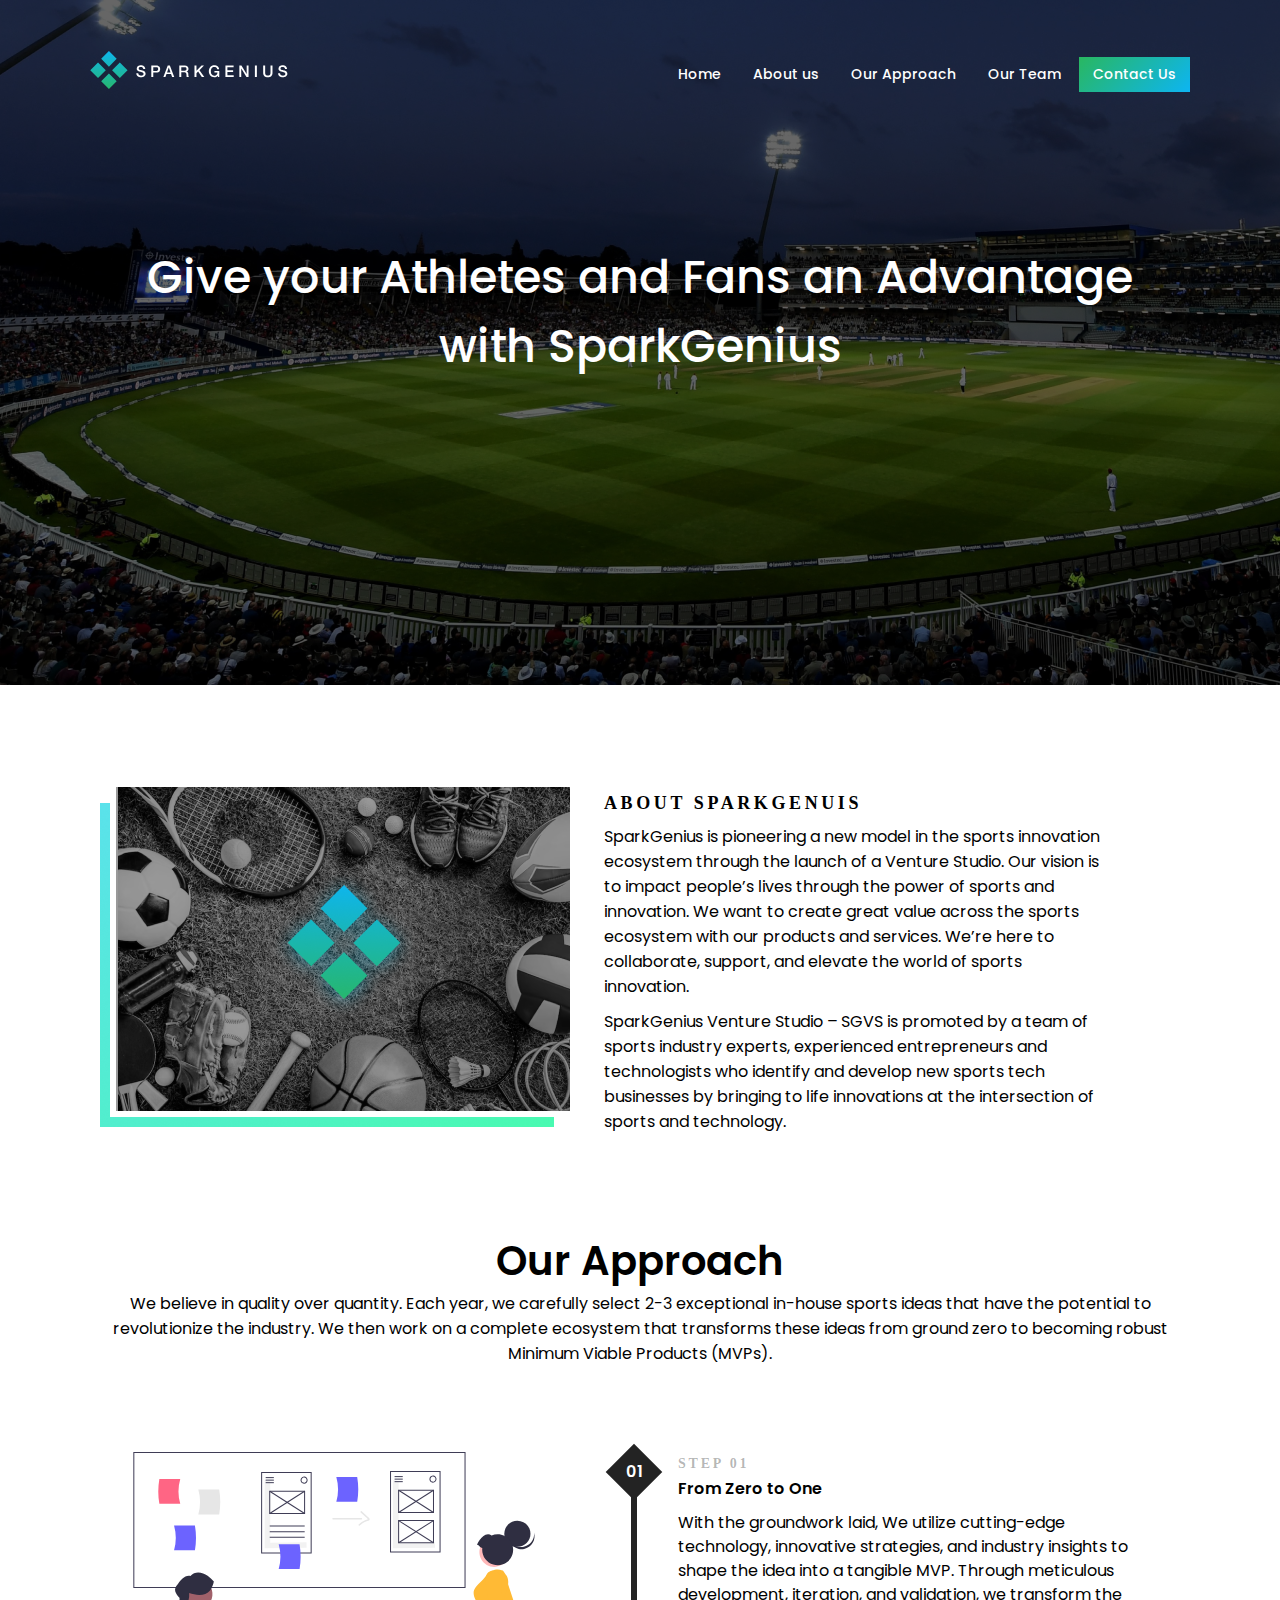
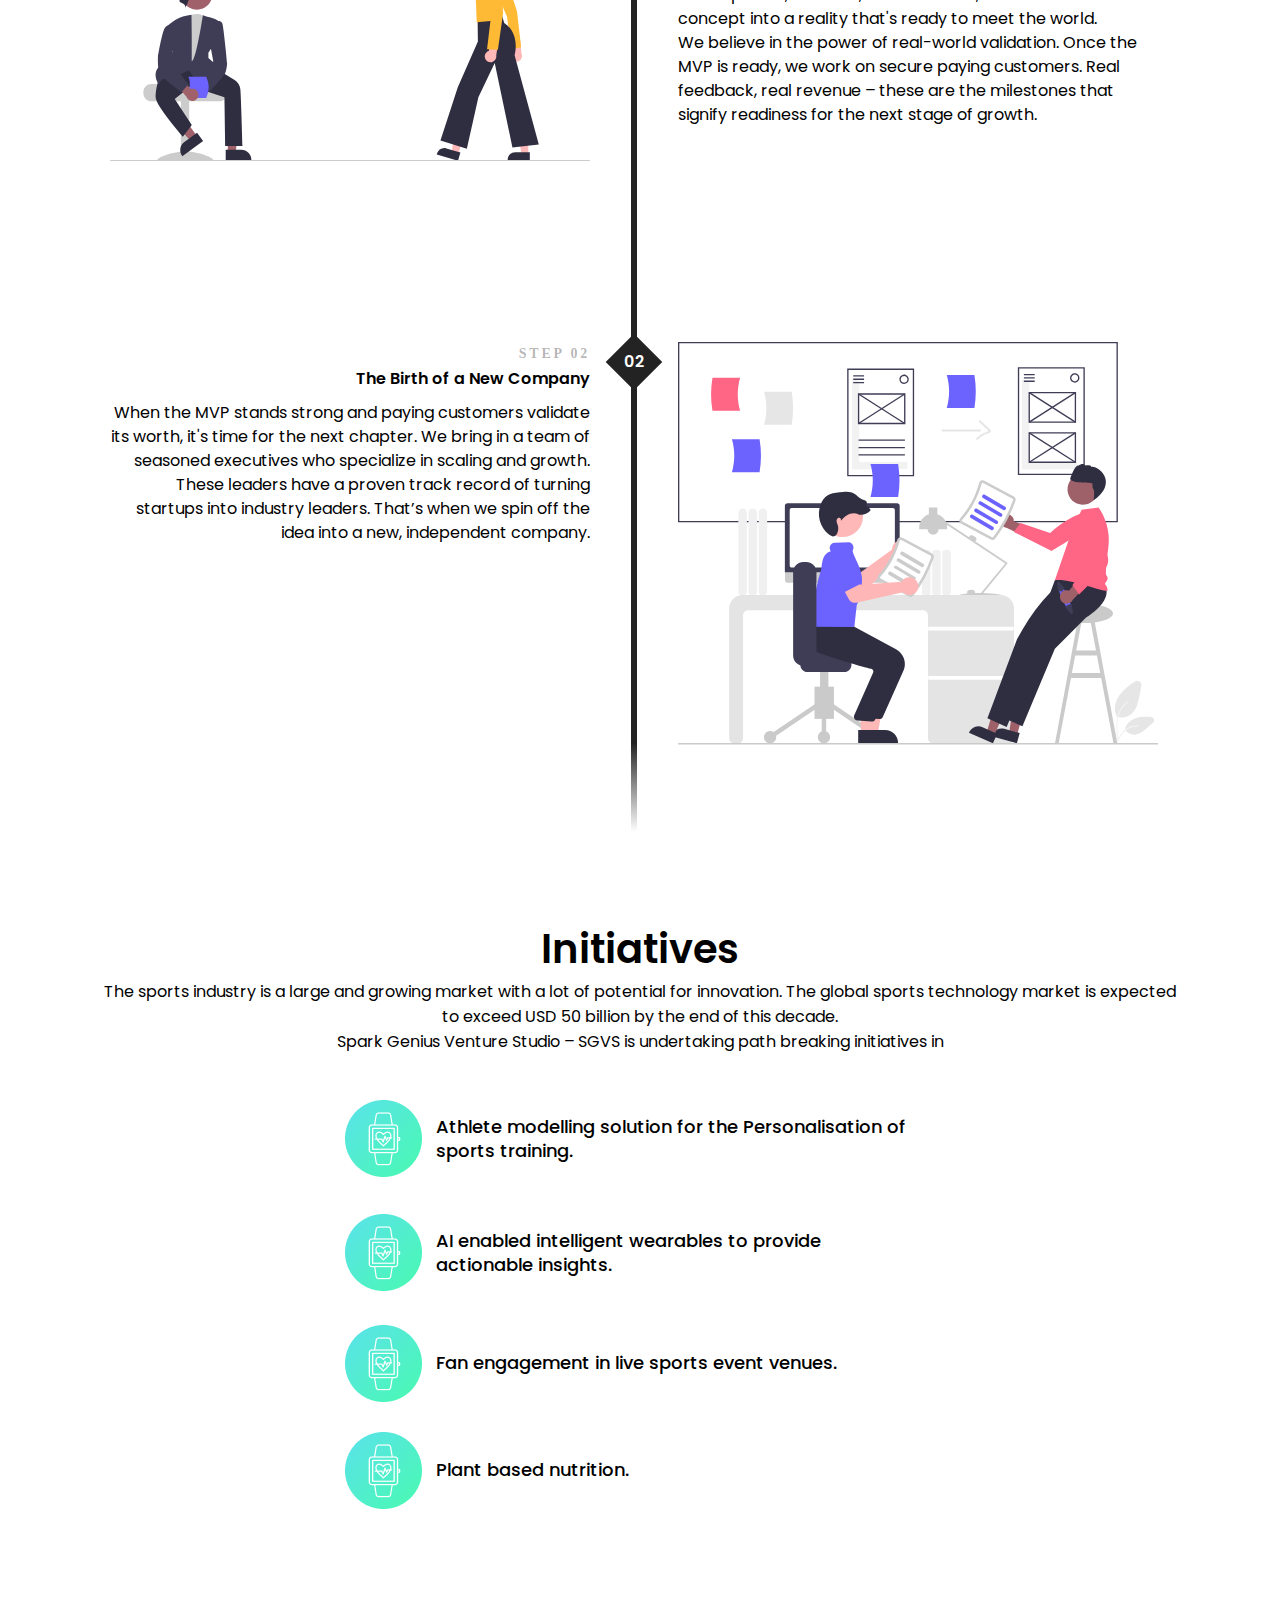
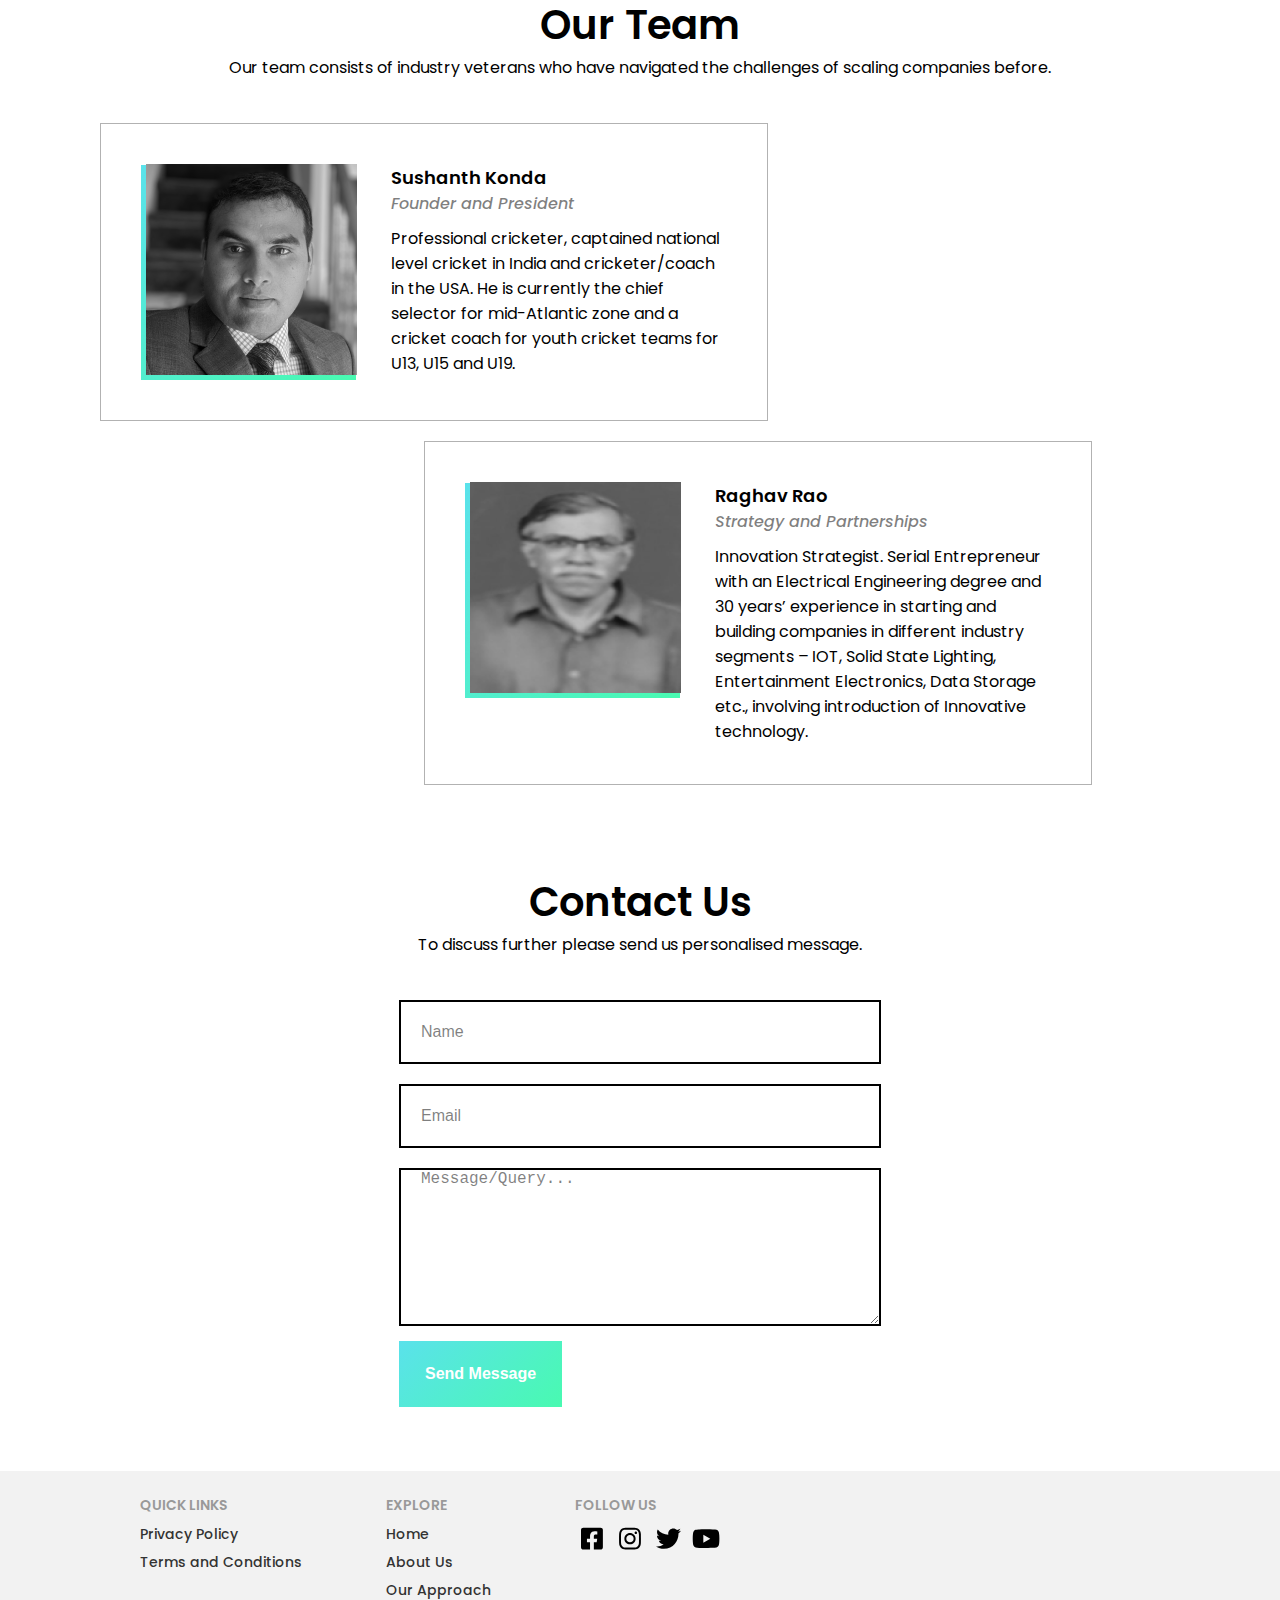
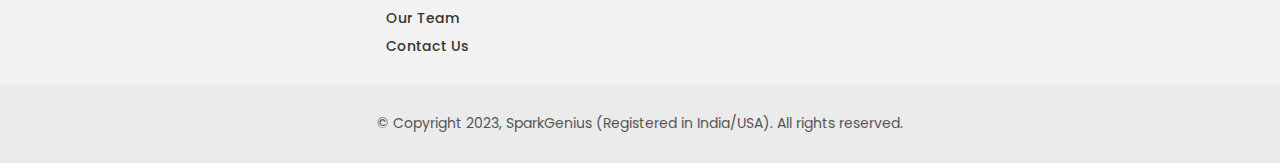
<file: index.html>
<html>
    <head>
        <link rel="stylesheet" href="style.css">
        <meta content="width=device-width, initial-scale=1, user-scalable=yes" name="viewport">
        <link rel="preconnect" href="https://fonts.googleapis.com">
<link rel="preconnect" href="https://fonts.gstatic.com" crossorigin>
<link href="https://fonts.googleapis.com/css2?family=Poppins:ital,wght@0,400;0,500;0,600;1,500&display=swap" rel="stylesheet">

    </head>
    <body>
        <div class="hero">
            <header class="main-header">
                <div class="container">
                    <h1 class="mh-logo">
                        <img src="img/logo.svg" width="198" height="38" alt="SparkGenius">
                    </h1>
                    <nav class="main-nav">
                        <ul class="main-nav-list">
                            <li>
                                <a href="#">Home</a>
                            </li>
                            <li>
                                <a href="#">About us</a>
                            </li>
                            <li>
                                <a href="#">Our Approach</a>
                            </li>
                            <li>
                                <a href="#">Our Team</a>
                            </li>
                            <li>
                                <a href="#" class="cta-contact">Contact Us</a>
                            </li>
                        </ul>
                    </nav>
                </div>
            </header>
            <div class="container-body hero-content">
                <h1>Give your Athletes and Fans an Advantage with <span>SparkGenius</span></h1>
            </div>
        </div>
        <div class="container-body about">
            <div>
                <img src="img/image-about.png" alt="About">
            </div>
            <div class="content">
                <h3>About SparkGenuis</h3>
                <p>SparkGenius is pioneering a new model in the sports innovation ecosystem through the launch of a Venture Studio. Our vision is to impact people’s lives through the power of sports and innovation. We want to create great value across the sports ecosystem with our products and services. We’re here to collaborate, support, and elevate the world of sports innovation.</p>
                <p>SparkGenius Venture Studio – SGVS is promoted by a team of sports industry experts, experienced entrepreneurs and technologists who identify and develop new sports tech businesses by bringing to life innovations at the intersection of sports and technology.</p>
            </div>
        </div>
        <div class="container-body">
            <h2>Our Approach</h2>
            <p class="subheading">We believe in quality over quantity. Each year, we carefully select 2-3 exceptional in-house sports ideas that have the potential to revolutionize the industry. We then work on a complete ecosystem that transforms these ideas from ground zero to becoming robust Minimum Viable Products (MVPs).</p>

            <div>
                <div class="mvp">
                    <div class="inline-block margin-10">
                        <img src="img/mvp-1.svg" alt="">
                    </div>
                    <div class="inline-block margin-10">
                        <div class="number"><span class="text">01</span></div>
                        <span class="stick"></span>
                    </div>
                    <div class="inline-block margin-10">
                        <div class="mvp-content">
                            <p class="subdued">Step 01</p>
                            <h5>From Zero to One</h5>
                            <p class="mvp-des">With the groundwork laid, We utilize cutting-edge technology, innovative strategies, and industry insights to shape the idea into a tangible MVP. Through meticulous development, iteration, and validation, we transform the concept into a reality that's ready to meet the world.
                            <br>    
                            We believe in the power of real-world validation. Once the MVP is ready, we work on secure paying customers. Real feedback, real revenue – these are the milestones that signify readiness for the next stage of growth.</p>
                        </div>
                    </div>

                    <div class="inline-block margin-10">
                        <div class="mvp-content">
                            <p class="subdued text-right">Step 02</p>
                            <h5 class="text-right">The Birth of a New Company</h5>
                            <p class="mvp-des text-right">When the MVP stands strong and paying customers validate its worth, it's time for the next chapter. We bring in a team of seasoned executives who specialize in scaling and growth. These leaders have a proven track record of turning startups into industry leaders. That’s when we spin off the idea into a new, independent company.</p>
                        </div>
                    </div>
                    <div class="inline-block margin-10" style="margin-left: 10px;">
                        <div class="number"><span class="text">02</span></div>
                        <span class="stick" style="background: linear-gradient(180deg, #232323 80.12%, rgba(35, 35, 35, 0) 100%);"></span>
                    </div>
                    <div class="inline-block margin-10">
                        <img src="img/mvp-2.svg" alt="">
                    </div>
                </div>
            </div>
        </div>
        <div class="container-body">
            <h2>Initiatives</h2>
            <p class="subheading">The sports industry is a large and growing market with a lot of potential for innovation. The global sports technology market is expected to exceed USD 50 billion by the end of this decade.
            <br>
            Spark Genius Venture Studio – SGVS is undertaking path breaking initiatives in</p>
            <div class="initiatives">
                <div><img src="img/initiative-1.png" alt=""></div>
                <div><p>Athlete modelling solution for the Personalisation of sports training.</p></div>
            </div>
            <div class="initiatives">
                <div><img src="img/initiative-1.png" alt=""></div>
                <div><p>AI enabled intelligent wearables to provide actionable insights.</p></div>
            </div>
            <div class="initiatives">
                <div><img src="img/initiative-1.png" alt=""></div>
                <div><p>Fan engagement in live sports event venues.</p></div>
            </div>
            <div class="initiatives">
                <div><img src="img/initiative-1.png" alt=""></div>
                <div><p>Plant based nutrition.</p></div>
            </div>
        </div>
        <div class="container-body">
            <h2>Our Team</h2>
            <p class="subheading">Our team consists of industry veterans who have navigated the challenges of scaling companies before.</p>
            <div class="our-team">
                <div><img src="img/team-sushanth.png" alt=""></div>
                <div class="team-detail">
                    <p class="name">Sushanth Konda</p>
                    <p class="position">Founder and President</p>
                    <p class="experience">Professional cricketer, captained national level cricket in India and cricketer/coach in the USA. He is currently the chief selector for mid-Atlantic zone and a cricket coach for youth cricket teams for U13, U15 and U19.</p>
                </div>
            </div>
            <div class="our-team" style="margin-top: 20px; margin-left: 30%;">
                <div><img src="img/team-raghav.png" alt=""></div>
                <div class="team-detail">
                    <p class="name">Raghav Rao</p>
                    <p class="position">Strategy and Partnerships</p>
                    <p class="experience">Innovation Strategist. Serial Entrepreneur with an Electrical Engineering degree and 30 years’ experience in starting and building companies in different industry segments – IOT, Solid State Lighting, Entertainment Electronics, Data Storage etc., involving introduction of Innovative technology.</p>
                </div>
            </div>
        </div>

        <div class="container-body">
            <h2>Contact Us</h2>
            <p class="subheading">To discuss further please send us personalised message.</p>
            <div class="contact-form">
                <form action="">
                    <input type="text" placeholder="Name">
                    <input type="text" placeholder="Email">
                    <textarea name="" id="" cols="30" rows="10" placeholder="Message/Query..."></textarea>
                    <button type="submit">Send Message</button>
                </form>
            </div>
        </div>
        <footer>
            <div class="container-body">
                <div class="footer-sections">
                    <p class="footer-subdued">Quick Links</p>
                    <ul>
                        <li><a href="#">Privacy Policy</a></li>
                        <li><a href="#">Terms and Conditions</a></li>
                    </ul>
                </div>
                <div class="footer-sections">
                    <p class="footer-subdued">Explore</p>
                    <ul>
                        <li><a href="#">Home</a></li>
                        <li><a href="#">About Us</a></li>
                        <li><a href="#">Our Approach</a></li>
                        <li><a href="#">Our Team</a></li>
                        <li><a href="#">Contact Us</a></li>
                    </ul>
                </div>
             
                <div class="footer-sections">
                                    
                    <p class="footer-subdued">Follow Us</p>
                    <div>
                        <a href="#"><div class="social-fb"></div></a>
                        <a href="#"><div class="social-insta"></div></a>
                        <a href="#"><div class="social-twitter"></div></a>
                        <a href="#"><div class="social-youtube"></div></a>
                    </div>
                </div>
            </div>
            <div class="copyright">
                <p>© Copyright 2023, SparkGenius (Registered in India/USA). All rights reserved.</p>
            </div>
        </footer>
    </body>
</html>
</file>
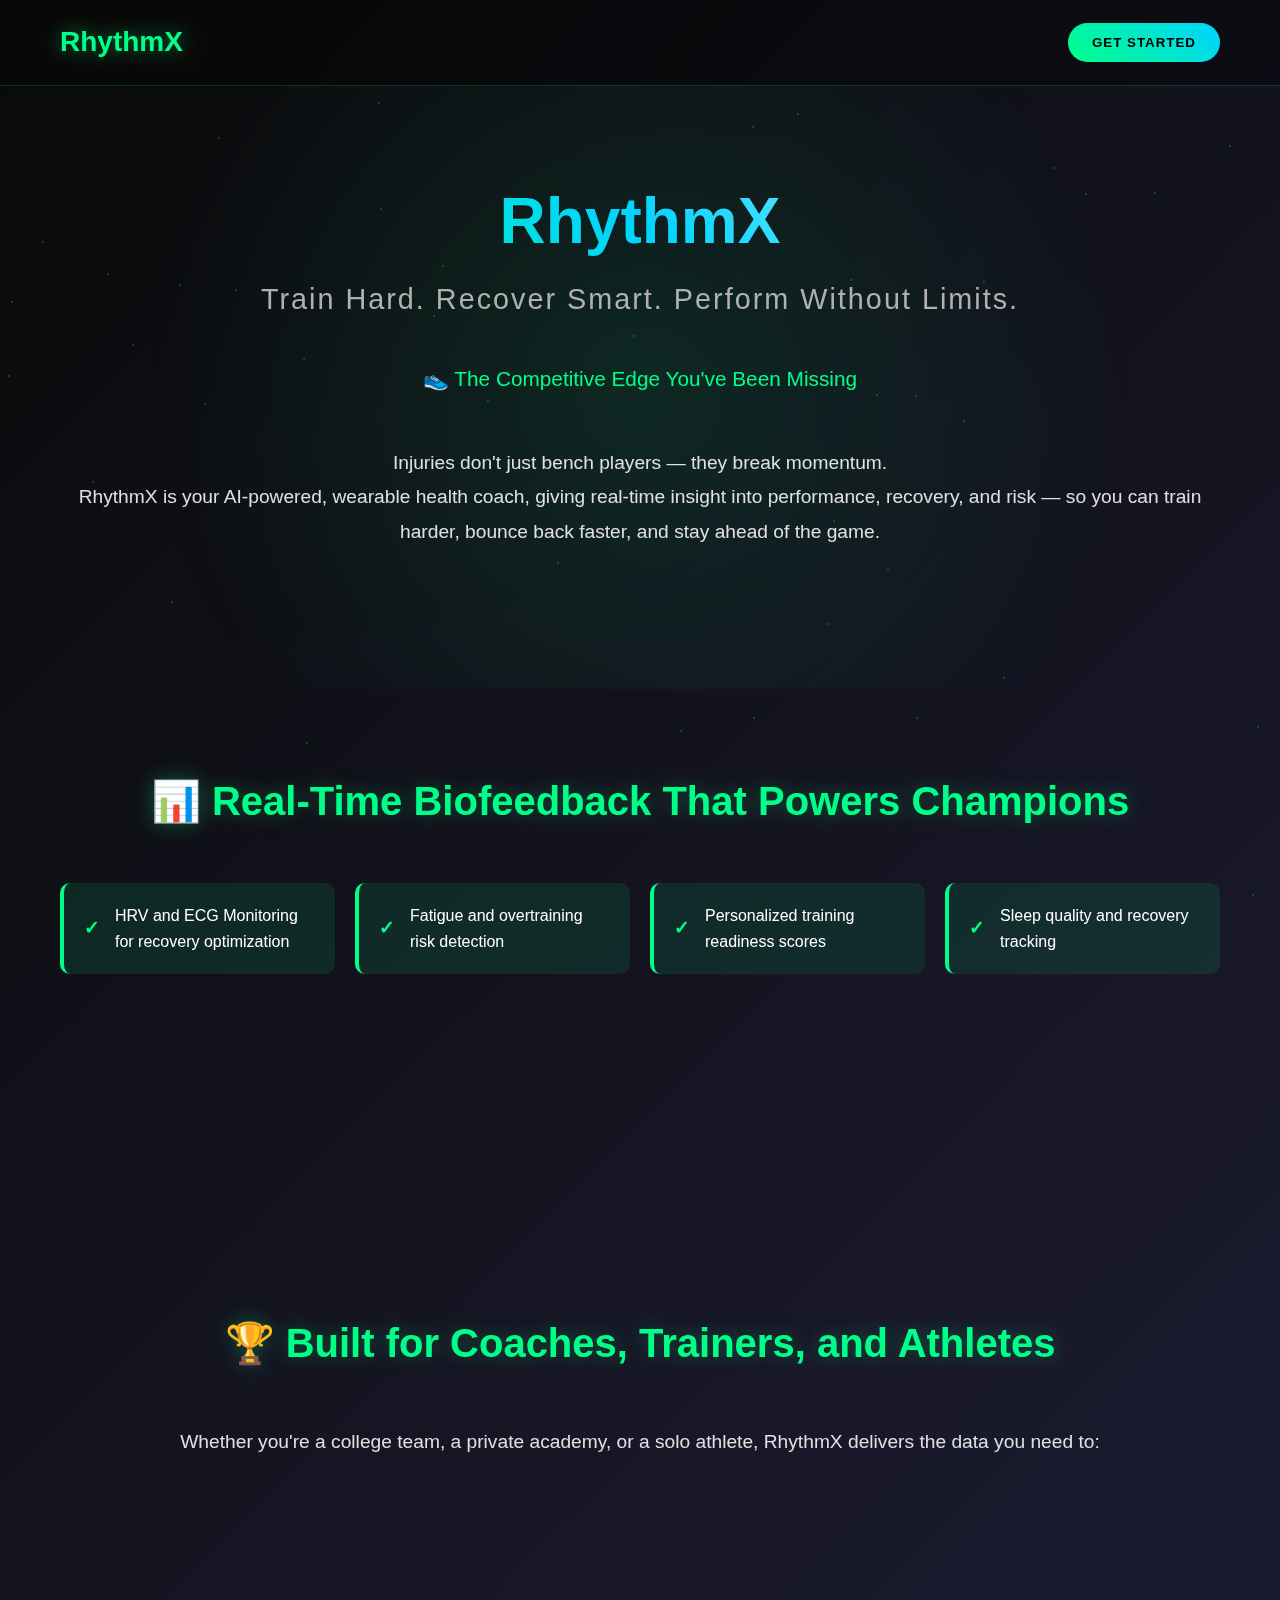
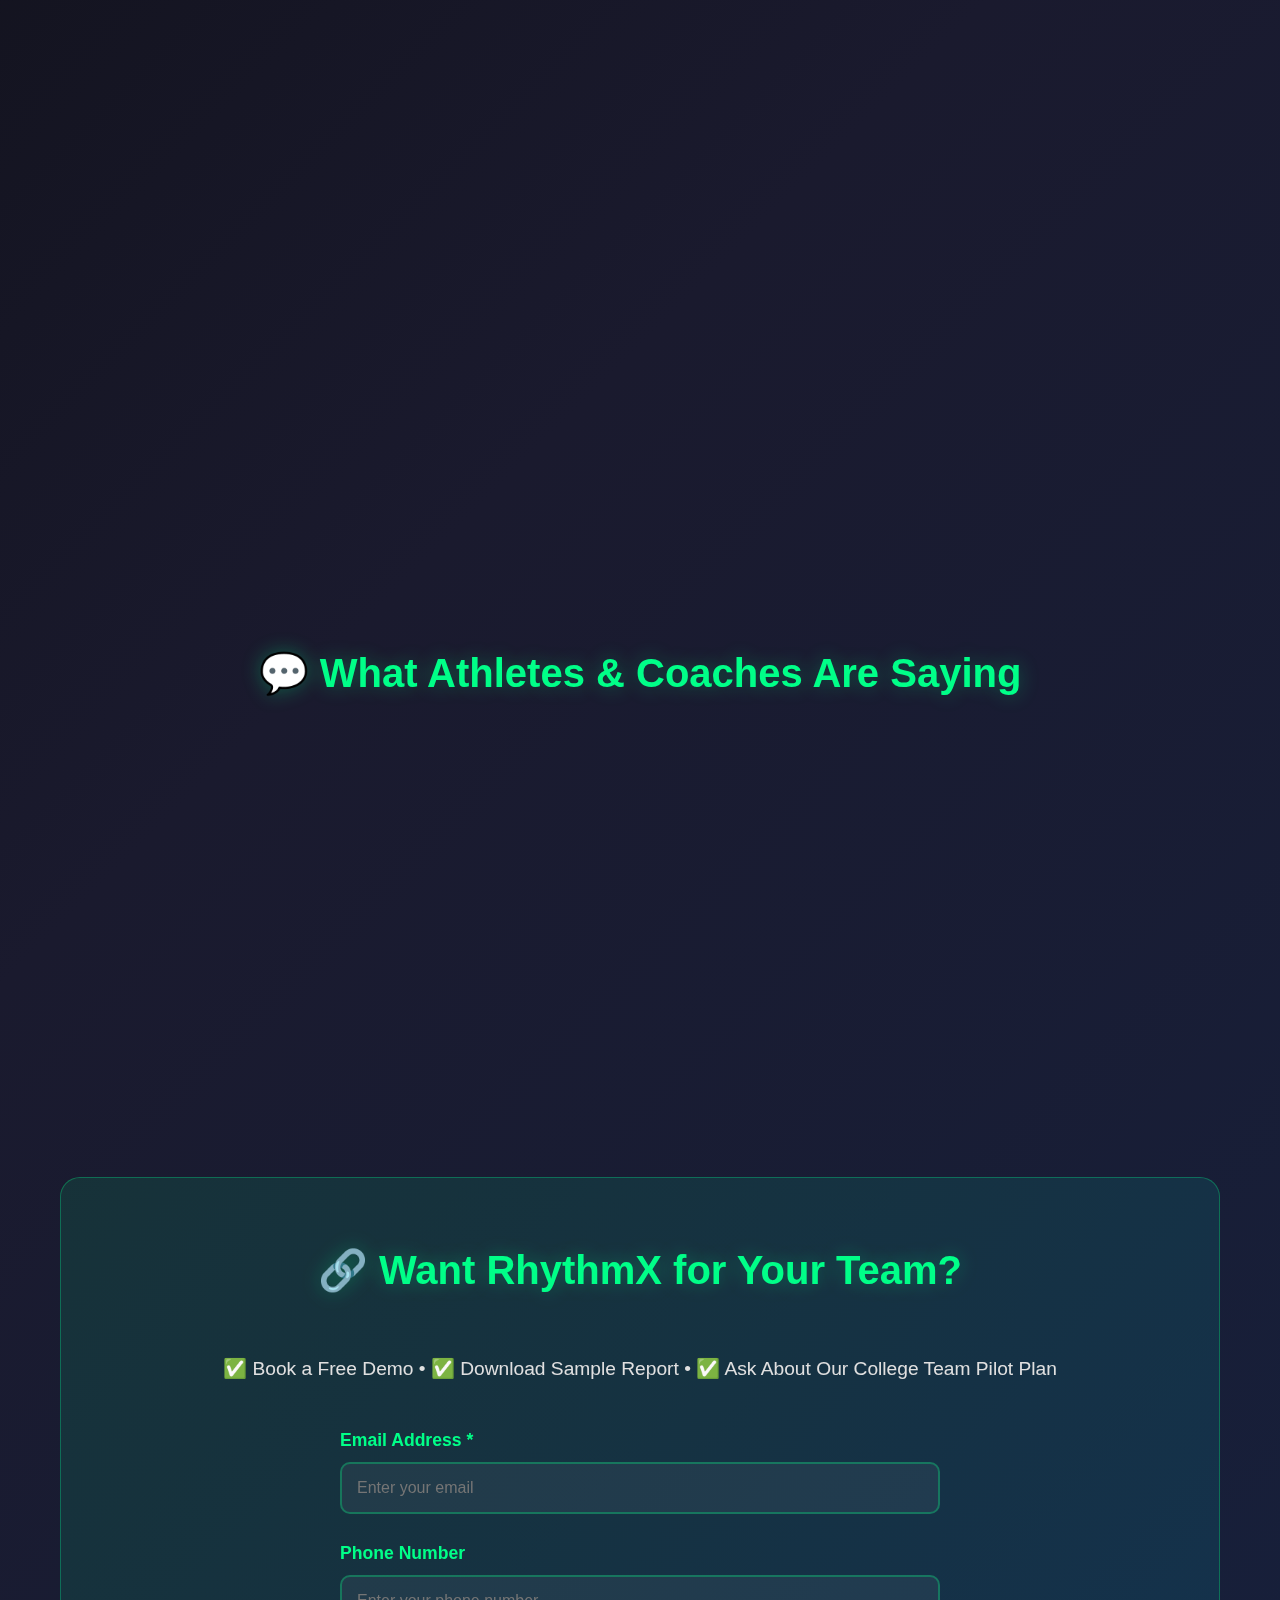
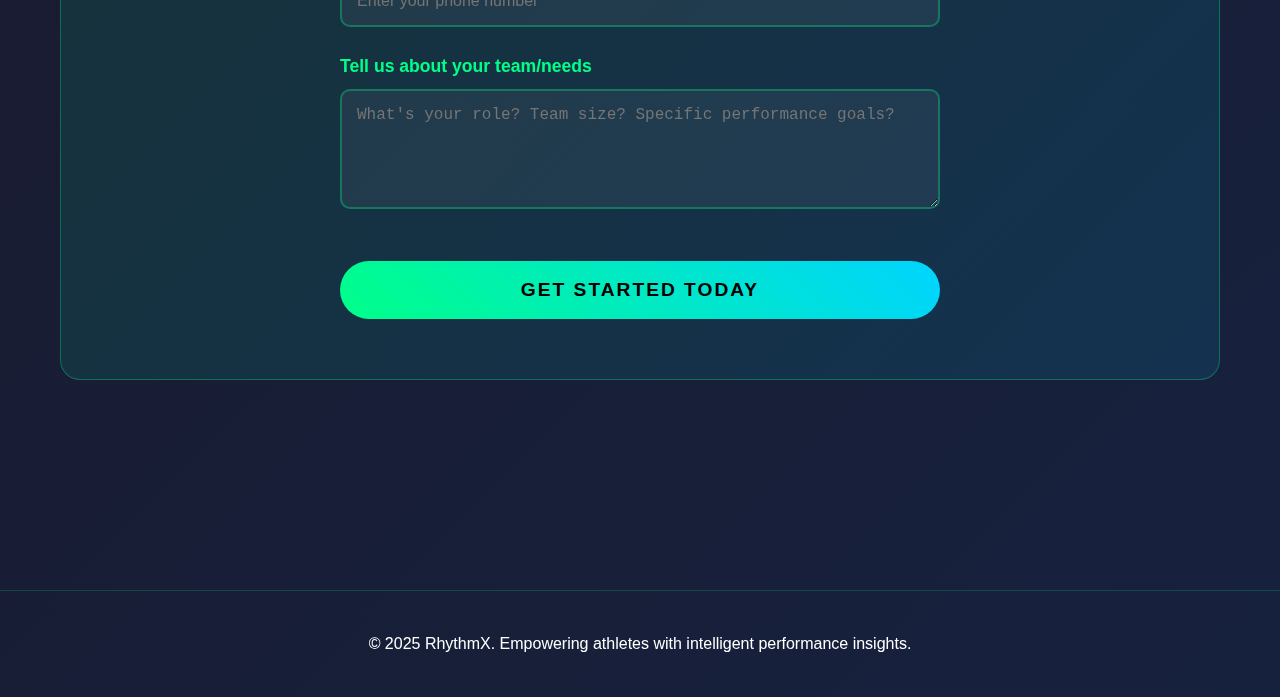
<file: athletes.html>
<!DOCTYPE html>
<html lang="en">
<head>
    <meta charset="UTF-8">
    <meta name="viewport" content="width=device-width, initial-scale=1.0">
    <title>RhythmX - Train Hard. Recover Smart. Perform Without Limits.</title>
    <style>
        * {
            margin: 0;
            padding: 0;
            box-sizing: border-box;
        }

        body {
            font-family: 'Arial', sans-serif;
            line-height: 1.6;
            color: #fff;
            background: linear-gradient(135deg, #0a0a0a 0%, #1a1a2e 50%, #16213e 100%);
            overflow-x: hidden;
        }

        .container {
            max-width: 1200px;
            margin: 0 auto;
            padding: 0 20px;
        }

        /* Animated background particles */
        .bg-particles {
            position: fixed;
            top: 0;
            left: 0;
            width: 100%;
            height: 100%;
            z-index: -1;
            overflow: hidden;
        }

        .particle {
            position: absolute;
            width: 2px;
            height: 2px;
            background: #00ff88;
            border-radius: 50%;
            animation: float 6s ease-in-out infinite;
            opacity: 0.3;
        }

        @keyframes float {
            0%, 100% { transform: translateY(0px) rotate(0deg); }
            50% { transform: translateY(-20px) rotate(180deg); }
        }

        /* Header */
        header {
            padding: 20px 0;
            background: rgba(0, 0, 0, 0.3);
            backdrop-filter: blur(10px);
            position: sticky;
            top: 0;
            z-index: 100;
            border-bottom: 1px solid rgba(0, 255, 136, 0.2);
        }

        .header-content {
            display: flex;
            justify-content: space-between;
            align-items: center;
        }

        .logo {
            font-size: 28px;
            font-weight: bold;
            color: #00ff88;
            text-shadow: 0 0 20px rgba(0, 255, 136, 0.5);
        }

        .nav-btn {
            background: linear-gradient(45deg, #00ff88, #00d4ff);
            border: none;
            padding: 12px 24px;
            border-radius: 25px;
            color: #000;
            font-weight: bold;
            cursor: pointer;
            transition: all 0.3s ease;
            text-transform: uppercase;
            letter-spacing: 1px;
        }

        .nav-btn:hover {
            transform: translateY(-2px);
            box-shadow: 0 10px 25px rgba(0, 255, 136, 0.3);
        }

        /* Hero Section */
        .hero {
            padding: 100px 0;
            text-align: center;
            position: relative;
        }

        .hero::before {
            content: '';
            position: absolute;
            top: 0;
            left: 0;
            right: 0;
            bottom: 0;
            background: radial-gradient(circle at 50% 50%, rgba(0, 255, 136, 0.1) 0%, transparent 70%);
            z-index: -1;
        }

        .hero h1 {
            font-size: 4rem;
            font-weight: 900;
            margin-bottom: 20px;
            background: linear-gradient(45deg, #00ff88, #00d4ff, #fff);
            -webkit-background-clip: text;
            -webkit-text-fill-color: transparent;
            animation: glow 2s ease-in-out infinite alternate;
            line-height: 1.1;
        }

        @keyframes glow {
            from { filter: drop-shadow(0 0 20px rgba(0, 255, 136, 0.5)); }
            to { filter: drop-shadow(0 0 30px rgba(0, 212, 255, 0.8)); }
        }

        .hero h2 {
            font-size: 1.8rem;
            margin-bottom: 40px;
            color: #b0b0b0;
            font-weight: 300;
            letter-spacing: 2px;
        }

        .hero-subtitle {
            font-size: 1.3rem;
            margin-bottom: 50px;
            color: #00ff88;
            font-weight: 500;
        }

        /* Section Styling */
        .section {
            padding: 80px 0;
            position: relative;
        }

        .section-title {
            font-size: 2.5rem;
            margin-bottom: 50px;
            text-align: center;
            color: #00ff88;
            text-shadow: 0 0 20px rgba(0, 255, 136, 0.3);
        }

        .section-content {
            font-size: 1.2rem;
            line-height: 1.8;
            margin-bottom: 40px;
            text-align: center;
            color: #e0e0e0;
        }

        /* Features Grid */
        .features-grid {
            display: grid;
            grid-template-columns: repeat(auto-fit, minmax(300px, 1fr));
            gap: 30px;
            margin: 50px 0;
        }

        .feature-card {
            background: rgba(255, 255, 255, 0.05);
            backdrop-filter: blur(10px);
            border: 1px solid rgba(0, 255, 136, 0.2);
            border-radius: 15px;
            padding: 30px;
            text-align: center;
            transition: all 0.3s ease;
            position: relative;
            overflow: hidden;
        }

        .feature-card::before {
            content: '';
            position: absolute;
            top: 0;
            left: -100%;
            width: 100%;
            height: 100%;
            background: linear-gradient(90deg, transparent, rgba(0, 255, 136, 0.1), transparent);
            transition: left 0.5s ease;
        }

        .feature-card:hover::before {
            left: 100%;
        }

        .feature-card:hover {
            transform: translateY(-10px);
            border-color: #00ff88;
            box-shadow: 0 20px 40px rgba(0, 255, 136, 0.2);
        }

        .feature-icon {
            font-size: 2.5rem;
            margin-bottom: 20px;
            color: #00ff88;
        }

        .feature-title {
            font-size: 1.3rem;
            margin-bottom: 15px;
            color: #fff;
            font-weight: bold;
        }

        .feature-desc {
            color: #b0b0b0;
            line-height: 1.6;
        }

        /* Benefits List */
        .benefits-list {
            display: grid;
            grid-template-columns: repeat(auto-fit, minmax(250px, 1fr));
            gap: 20px;
            margin: 40px 0;
        }

        .benefit-item {
            display: flex;
            align-items: center;
            background: rgba(0, 255, 136, 0.1);
            padding: 20px;
            border-radius: 10px;
            border-left: 4px solid #00ff88;
            transition: all 0.3s ease;
        }

        .benefit-item:hover {
            background: rgba(0, 255, 136, 0.2);
            transform: translateX(10px);
        }

        .benefit-item::before {
            content: '✓';
            color: #00ff88;
            font-weight: bold;
            font-size: 1.2rem;
            margin-right: 15px;
        }

        /* Testimonials */
        .testimonials {
            display: grid;
            grid-template-columns: repeat(auto-fit, minmax(300px, 1fr));
            gap: 30px;
            margin: 50px 0;
        }

        .testimonial {
            background: rgba(255, 255, 255, 0.05);
            border-radius: 15px;
            padding: 30px;
            border-left: 4px solid #00d4ff;
            position: relative;
        }

        .testimonial::before {
            content: '"';
            font-size: 4rem;
            color: #00d4ff;
            position: absolute;
            top: -10px;
            left: 20px;
            opacity: 0.3;
        }

        .testimonial-text {
            font-style: italic;
            font-size: 1.1rem;
            line-height: 1.6;
            margin-bottom: 20px;
            color: #e0e0e0;
        }

        .testimonial-author {
            font-weight: bold;
            color: #00ff88;
        }

        /* CTA Section */
        .cta-section {
            background: linear-gradient(135deg, rgba(0, 255, 136, 0.1), rgba(0, 212, 255, 0.1));
            border-radius: 20px;
            padding: 60px;
            margin: 50px 0;
            text-align: center;
            border: 1px solid rgba(0, 255, 136, 0.3);
        }

        .cta-form {
            max-width: 600px;
            margin: 0 auto;
        }

        .form-group {
            margin-bottom: 25px;
            text-align: left;
        }

        .form-group label {
            display: block;
            margin-bottom: 8px;
            color: #00ff88;
            font-weight: bold;
            font-size: 1.1rem;
        }

        .form-group input,
        .form-group textarea {
            width: 100%;
            padding: 15px;
            border: 2px solid rgba(0, 255, 136, 0.3);
            border-radius: 10px;
            background: rgba(255, 255, 255, 0.05);
            color: #fff;
            font-size: 1rem;
            transition: all 0.3s ease;
        }

        .form-group input:focus,
        .form-group textarea:focus {
            outline: none;
            border-color: #00ff88;
            box-shadow: 0 0 20px rgba(0, 255, 136, 0.3);
            background: rgba(255, 255, 255, 0.1);
        }

        .form-group textarea {
            resize: vertical;
            min-height: 120px;
        }

        .cta-button {
            background: linear-gradient(45deg, #00ff88, #00d4ff);
            border: none;
            padding: 18px 40px;
            border-radius: 30px;
            color: #000;
            font-size: 1.2rem;
            font-weight: bold;
            cursor: pointer;
            transition: all 0.3s ease;
            text-transform: uppercase;
            letter-spacing: 2px;
            margin-top: 20px;
            width: 100%;
        }

        .cta-button:hover {
            transform: translateY(-3px);
            box-shadow: 0 15px 35px rgba(0, 255, 136, 0.4);
        }

        /* Footer */
        footer {
            padding: 40px 0;
            text-align: center;
            border-top: 1px solid rgba(0, 255, 136, 0.2);
            margin-top: 80px;
        }

        /* Mobile Responsive */
        @media (max-width: 768px) {
            .hero h1 {
                font-size: 2.5rem;
            }
            
            .hero h2 {
                font-size: 1.3rem;
            }
            
            .section-title {
                font-size: 2rem;
            }
            
            .cta-section {
                padding: 40px 20px;
            }
            
            .header-content {
                flex-direction: column;
                gap: 20px;
            }
        }

        /* Success message */
        .success-message {
            background: rgba(0, 255, 136, 0.2);
            border: 1px solid #00ff88;
            border-radius: 10px;
            padding: 20px;
            margin-top: 20px;
            text-align: center;
            color: #00ff88;
            font-weight: bold;
            display: none;
        }
    </style>
</head>
<body>
    <!-- Animated Background -->
    <div class="bg-particles" id="particles"></div>

    <!-- Header -->
    <header>
        <div class="container">
            <div class="header-content">
                <div class="logo">RhythmX</div>
                <button class="nav-btn" onclick="scrollToForm()">Get Started</button>
            </div>
        </div>
    </header>

    <!-- Hero Section -->
    <section class="hero">
        <div class="container">
            <h1>RhythmX</h1>
            <h2>Train Hard. Recover Smart. Perform Without Limits.</h2>
            <div class="hero-subtitle">👟 The Competitive Edge You've Been Missing</div>
            <p class="section-content">
                Injuries don't just bench players — they break momentum.<br>
                RhythmX is your AI-powered, wearable health coach, giving real-time insight into performance, recovery, and risk — so you can train harder, bounce back faster, and stay ahead of the game.
            </p>
        </div>
    </section>

    <!-- Features Section -->
    <section class="section">
        <div class="container">
            <h2 class="section-title">📊 Real-Time Biofeedback That Powers Champions</h2>
            
            <div class="benefits-list">
                <div class="benefit-item">HRV and ECG Monitoring for recovery optimization</div>
                <div class="benefit-item">Fatigue and overtraining risk detection</div>
                <div class="benefit-item">Personalized training readiness scores</div>
                <div class="benefit-item">Sleep quality and recovery tracking</div>
                <div class="benefit-item">Injury forecasting based on physiological patterns</div>
                <div class="benefit-item">Integrates with Apple Health, Strava, and team dashboards</div>
            </div>
        </div>
    </section>

    <!-- Target Audience Section -->
    <section class="section">
        <div class="container">
            <h2 class="section-title">🏆 Built for Coaches, Trainers, and Athletes</h2>
            <p class="section-content">
                Whether you're a college team, a private academy, or a solo athlete, RhythmX delivers the data you need to:
            </p>
            
            <div class="features-grid">
                <div class="feature-card">
                    <div class="feature-icon">🛡️</div>
                    <div class="feature-title">Prevent Avoidable Injuries</div>
                    <div class="feature-desc">Advanced AI algorithms detect early warning signs before injuries occur</div>
                </div>
                <div class="feature-card">
                    <div class="feature-icon">📈</div>
                    <div class="feature-title">Manage Training Cycles</div>
                    <div class="feature-desc">Optimize training intensity and recovery periods for peak performance</div>
                </div>
                <div class="feature-card">
                    <div class="feature-icon">🚀</div>
                    <div class="feature-title">Elevate Team Performance</div>
                    <div class="feature-desc">Data-driven insights that give your team the competitive advantage</div>
                </div>
                <div class="feature-card">
                    <div class="feature-icon">📋</div>
                    <div class="feature-title">Return-to-Play Decisions</div>
                    <div class="feature-desc">Justify decisions with real metrics and objective data</div>
                </div>
            </div>
        </div>
    </section>

    <!-- Testimonials Section -->
    <section class="section">
        <div class="container">
            <h2 class="section-title">💬 What Athletes & Coaches Are Saying</h2>
            
            <div class="testimonials">
                <div class="testimonial">
                    <div class="testimonial-text">RhythmX helped cut our soft tissue injuries in half during preseason.</div>
                    <div class="testimonial-author">— College Soccer Coach</div>
                </div>
                <div class="testimonial">
                    <div class="testimonial-text">As a coach, it's a game-changer. I can see who's truly ready and who needs rest.</div>
                    <div class="testimonial-author">— Professional Training Staff</div>
                </div>
            </div>
        </div>
    </section>

    <!-- CTA Section -->
    <section class="section">
        <div class="container">
            <div class="cta-section">
                <h2 class="section-title">🔗 Want RhythmX for Your Team?</h2>
                <p class="section-content">
                    ✅ Book a Free Demo • ✅ Download Sample Report • ✅ Ask About Our College Team Pilot Plan
                </p>
                
                <form class="cta-form" id="ctaForm">
                    <div class="form-group">
                        <label for="email">Email Address *</label>
                        <input type="email" id="email" name="email" required placeholder="Enter your email">
                    </div>
                    
                    <div class="form-group">
                        <label for="phone">Phone Number</label>
                        <input type="tel" id="phone" name="phone" placeholder="Enter your phone number">
                    </div>
                    
                    <div class="form-group">
                        <label for="message">Tell us about your team/needs</label>
                        <textarea id="message" name="message" placeholder="What's your role? Team size? Specific performance goals?"></textarea>
                    </div>
                    
                    <button type="submit" class="cta-button">Get Started Today</button>
                </form>
                
                <div class="success-message" id="successMessage">
                    🎉 Thanks for your interest! We'll be in touch within 24 hours to schedule your demo.
                </div>
            </div>
        </div>
    </section>

    <!-- Footer -->
    <footer>
        <div class="container">
            <p>&copy; 2025 RhythmX. Empowering athletes with intelligent performance insights.</p>
        </div>
    </footer>

    <script>
        // Create floating particles
        function createParticles() {
            const particles = document.getElementById('particles');
            for (let i = 0; i < 50; i++) {
                const particle = document.createElement('div');
                particle.className = 'particle';
                particle.style.left = Math.random() * 100 + '%';
                particle.style.top = Math.random() * 100 + '%';
                particle.style.animationDelay = Math.random() * 6 + 's';
                particles.appendChild(particle);
            }
        }

        // Smooth scroll to form
        function scrollToForm() {
            document.getElementById('ctaForm').scrollIntoView({ 
                behavior: 'smooth',
                block: 'center'
            });
        }

        // Handle form submission
        document.getElementById('ctaForm').addEventListener('submit', function(e) {
            e.preventDefault();
            
            // Get form data
            const email = document.getElementById('email').value;
            const phone = document.getElementById('phone').value;
            const message = document.getElementById('message').value;
            
            // Simple validation
            if (!email) {
                alert('Please enter your email address');
                return;
            }
            
            // Show success message
            document.getElementById('successMessage').style.display = 'block';
            
            // Reset form
            this.reset();
            
            // Scroll to success message
            document.getElementById('successMessage').scrollIntoView({
                behavior: 'smooth',
                block: 'center'
            });
            
            // In a real application, you would send this data to your server
            console.log('Form submitted:', { email, phone, message });
        });

        // Add scroll animations
        function animateOnScroll() {
            const elements = document.querySelectorAll('.feature-card, .benefit-item, .testimonial');
            elements.forEach(el => {
                const rect = el.getBoundingClientRect();
                if (rect.top < window.innerHeight && rect.bottom > 0) {
                    el.style.opacity = '1';
                    el.style.transform = 'translateY(0)';
                }
            });
        }

        // Initialize animations
        window.addEventListener('scroll', animateOnScroll);
        window.addEventListener('load', function() {
            createParticles();
            
            // Set initial states for animations
            const elements = document.querySelectorAll('.feature-card, .benefit-item, .testimonial');
            elements.forEach(el => {
                el.style.opacity = '0';
                el.style.transform = 'translateY(20px)';
                el.style.transition = 'all 0.6s ease';
            });
            
            animateOnScroll();
        });

        // Add parallax effect to hero
        window.addEventListener('scroll', function() {
            const scrolled = window.pageYOffset;
            const hero = document.querySelector('.hero');
            hero.style.transform = `translateY(${scrolled * 0.5}px)`;
        });
    </script>
</body>
</html>
</file>
<file: style.css>
body{
    font-family: 'Poppins', sans-serif;
    -webkit-font-smoothing: antialiased;
    -moz-osx-font-smoothing: grayscale;
    margin: 0;
    color: #000;
}

h1 span{
    color: linear-gradient(135deg, #5CDFF1 -10.77%, #48FBAE 104.37%);
}

.hero{
    background-image: url('img/background-image.png');
    height: 685px;
}

img {
	max-width: 100%;
	height: auto;
}

.container {
	width: 1100px;
	max-width: 100%;
	padding: 20px;
	margin: 0 auto;
}

.main-header .container {
	display: flex;
	align-items: center;
	justify-content: space-around;
	flex-wrap: wrap;
}

.main-nav ul {
	margin: 1em 0 .5em;
	text-align: center;
}

.main-nav li {
	display: inline;
}

.main-nav a {
	display: inline-block;
	padding: .5em 1em;
}

.main-nav li a{
    text-decoration: none;
    color: rgba(255,255,255,1);
    font-size: 14px;
    font-weight: 500;
}

@media (min-width: 960px) {
	.main-header .container {
		justify-content: space-between;
	}
}

.cta-contact{
    text-decoration: none;
    color: rgba(255,255,255,1);
    padding: 10px 15px;
    background: linear-gradient(135deg, #29B760 0%, #0DB5F2 100%);
    font-size: 14px;
    font-weight: 500;
}

.container-body{
    width: 1080px;
    max-width: 100%;
    margin: 0 auto;
    color: rgba(255,255,255,1);
}

.hero-content{
    margin-top: 8%;
}

h1{
    font-size: 46px;
    font-weight: 500;
    line-height: 69px;
    text-align: center;
}

.subheading-hero{
    width: 644px;
    max-width: 100%;
}

.features-body{
    background: linear-gradient(92.78deg, #222332 -1.83%, #06060D 100%);
}

.features{
    text-align: center;
    display: inline-block;
    padding: 40px 20px;
    margin: 0 7%;
}

.features p{
    font-size: 16px;
    font-weight: 600;
    width: 160px;
}

.text-center{
    text-align: center;
}

h3{
    font-family: 'Helvetica Neue';
    font-style: normal;
    font-weight: 700;
    font-size: 18px;
    line-height: 22px;
    letter-spacing: 0.2em;
    text-transform: uppercase;
    color: #000000;
    margin: 0;
}

.about{
    margin-top: 8%;
}

.about div{
    display: inline-block;
    vertical-align: top;
}

.about p{
    color: #000;
    width: 500px;
    max-width: 100%;
    margin-top: 10px;
    margin-bottom: 10px;
}

.about .content{
    margin: 5px 0 0 30px;
}

h2{
    font-size: 40px;
    font-weight: 600;
    color: #000;
    text-align: center;
    margin-top: 8%;
    margin-bottom: 0;
}

.subheading{
    color: rgba(0,0,0,1);
    text-align: center;
    margin-bottom: 4%;
    margin-top: 0;
}

h4{
    font-size: 18px;
    font-weight: 500;
    color: rgba(0,0,0,1);
    margin: 0;
    text-align: left;
}

.approach{
    display: inline-block;
    margin: 0 20px;
}

.approach p{
    font-size: 14px;
    font-weight: 400;
    color: rgba(0,0,0,1);
    margin: 0;
    text-align: left;
}

.approach div{
    display: inline-block;
    vertical-align: middle;
}

.approach div:nth-child(2){
    margin-left: 8px;
    width: 210px;
    max-width: 100%;
}

.margin-auto{
    margin: 0 auto;
    text-align: center;
}

.mvp{
    margin-top: 8%;
}

.mvp img{
    width: 480px;
}

.inline-block{
    display: inline-block;
    vertical-align: top;
}

.number{
    width: 40px;
    height: 40px;
    left: 612px;
    top: 1910px;
    background: #232323;
    transform: rotate(-45deg);
    text-align: center;
}

.number .text{
    transform: rotate(45deg);
    display: inline-block;
    margin: 7px 0 0 0px;
    font-weight: 600;
}

.stick{
    width: 6px;
    height: 450px;
    display: block;
    background-color: #232323;
    margin: 0 auto;
}

.mvp-content{
    width: 480px;
    max-width: 100%;
}

h5{
    color: #000;
    font-size: 16px;
    font-weight: 600;
    margin: 0;
}

.subdued{
    color: rgba(0,0,0,.3);
    font-family: 'Helvetica Neue';
    font-style: normal;
    font-weight: 700;
    font-size: 14px;
    line-height: 24px;
    letter-spacing: 0.2em;
    text-transform: uppercase;
    margin: 0;
}

.mvp-des{
    color: #000;
    font-size: 16px;
    line-height: 24px;
    margin-top: 10px;
}

.margin-10{
    margin: 0 10px;
}

.text-right{
    text-align: right;
}

.absolute{
    position: absolute;
}

.our-team{
    display: inline-block;
    border: 1px solid rgba(0,0,0,.3);
    padding: 40px;
}

.our-team div{
    display: inline-block;
    vertical-align: top;
}

.team-detail{
    width: 336px;
    max-width: 100%;
    margin-left: 30px;
}

.name{
    font-size: 18px;
    font-weight: 600;
    color: #000;
    margin: 0;
}

.position{
    font-size: 16px;
    font-style: italic;
    font-weight: 500;
    color: rgba(0,0,0,.5);
    margin: 0;
}

.experience{
    font-size: 16px;
    font-weight: 400;
    color: #000;
    margin-top: 10px;
    margin-bottom: 0;
}

.contact-form{
    width: 482px;
    max-width: 100%;
    margin: 0 auto;
}

input{
    display: block;
    box-sizing: border-box;
    width: 482px;
    height: 64px;
    background: #FFFFFF;
    border: 2px solid #000000;
    margin: 0 auto 20px;
    padding: 0 0 0 20px;
    font-size: 16px;
    font-weight: 600;
}

form button{
    margin-top: 15px;
    padding: 24px 26px;
    font-size: 16px;
    font-weight: 600;
    border: none;
    color: #fff;
    cursor: pointer;
    background: linear-gradient(135deg, #5CDFF1 -10.77%, #48FBAE 104.37%);
}

textarea{
    display: block;
    margin: 0 auto;
    box-sizing: border-box;
    width: 482px;
    height: 158px;
    background: #FFFFFF;
    border: 2px solid #000000;
    padding: 0 0 0 20px;

}

textarea::-webkit-input-placeholder { /* Edge */
    color: rgba(0,0,0,.5);
    font-size: 16px;
    font-weight: 500;
    margin-top: 10px;
}
  
textarea:-ms-input-placeholder { /* Internet Explorer */
    color: rgba(0,0,0,.5);
    font-size: 16px;
    font-weight: 500;
    margin-top: 10px;
}
  
textarea::placeholder {
    color: rgba(0,0,0,.5);
    font-size: 16px;
    font-weight: 500;
    margin-top: 10px;
}

::-webkit-input-placeholder { /* Edge */
    color: rgba(0,0,0,.5);
    font-size: 16px;
    font-weight: 500;
}
  
:-ms-input-placeholder { /* Internet Explorer */
    color: rgba(0,0,0,.5);
    font-size: 16px;
    font-weight: 500;
}
  
::placeholder {
    color: rgba(0,0,0,.5);
    font-size: 16px;
    font-weight: 500;
}

.initiatives{
    width: 590px;
    max-width: 100%;
    margin: 0 auto;
    margin-bottom: 30px;
}

.initiatives p{
    color: #000;
    font-size: 18px;
    font-weight: 500;
    line-height: 24px;
    width: 470px;
    max-width: 100%;
    margin-left: 10px;
}

.initiatives div{
    display: inline-block;
    vertical-align: middle;
}

footer{
    background-color: #f2f2f2;
    margin-top: 5%;
}

footer ul{
    padding-left: 0;
    margin-top: 5px;
}

footer ul li{
    list-style-type: none;
    margin-bottom: 3px;
}

.footer-sections{
    display: inline-block;
    vertical-align: top;
    margin: 10px 40px;
}

.footer-sections a{
    color: #333;
    font-size: 14px;
    font-weight: 500;
    text-decoration: none;
}

.footer-sections a:hover{
    text-decoration: underline;
    color: #000;
}

.footer-subdued{
    font-size: 14px;
    text-transform: uppercase;
    color: #999;
    font-weight: 600;
    margin-bottom: 5px;
}

.footer-sections input{
    width: 258px;
    font-size: 14px;
    color: #000;
    margin-bottom: 12px;
}

.footer-sections button{
    margin-top: 0;
    padding: 16px 20px;
}

.footer-sections div{
    display: inline-block;
}

.social-fb{
    background-image: url("img/icons-social.svg");
    height: 34px;
    width: 34px;
}

.social-insta{
    background-image: url("img/icons-social.svg");
    height: 34px;
    width: 34px;
    background-position: -34px 0px;
}

.social-twitter{
    background-image: url("img/icons-social.svg");
    height: 34px;
    width: 34px;
    background-position: -68px 0px;
}

.social-youtube{
    background-image: url("img/icons-social.svg");
    height: 34px;
    width: 34px;
    background-position: -102px 0px;
}

.copyright{
    background: #ebebeb;
    text-align: center;
    font-size: 14px;
    color: #555;
    padding: 15px;
}
</file>
